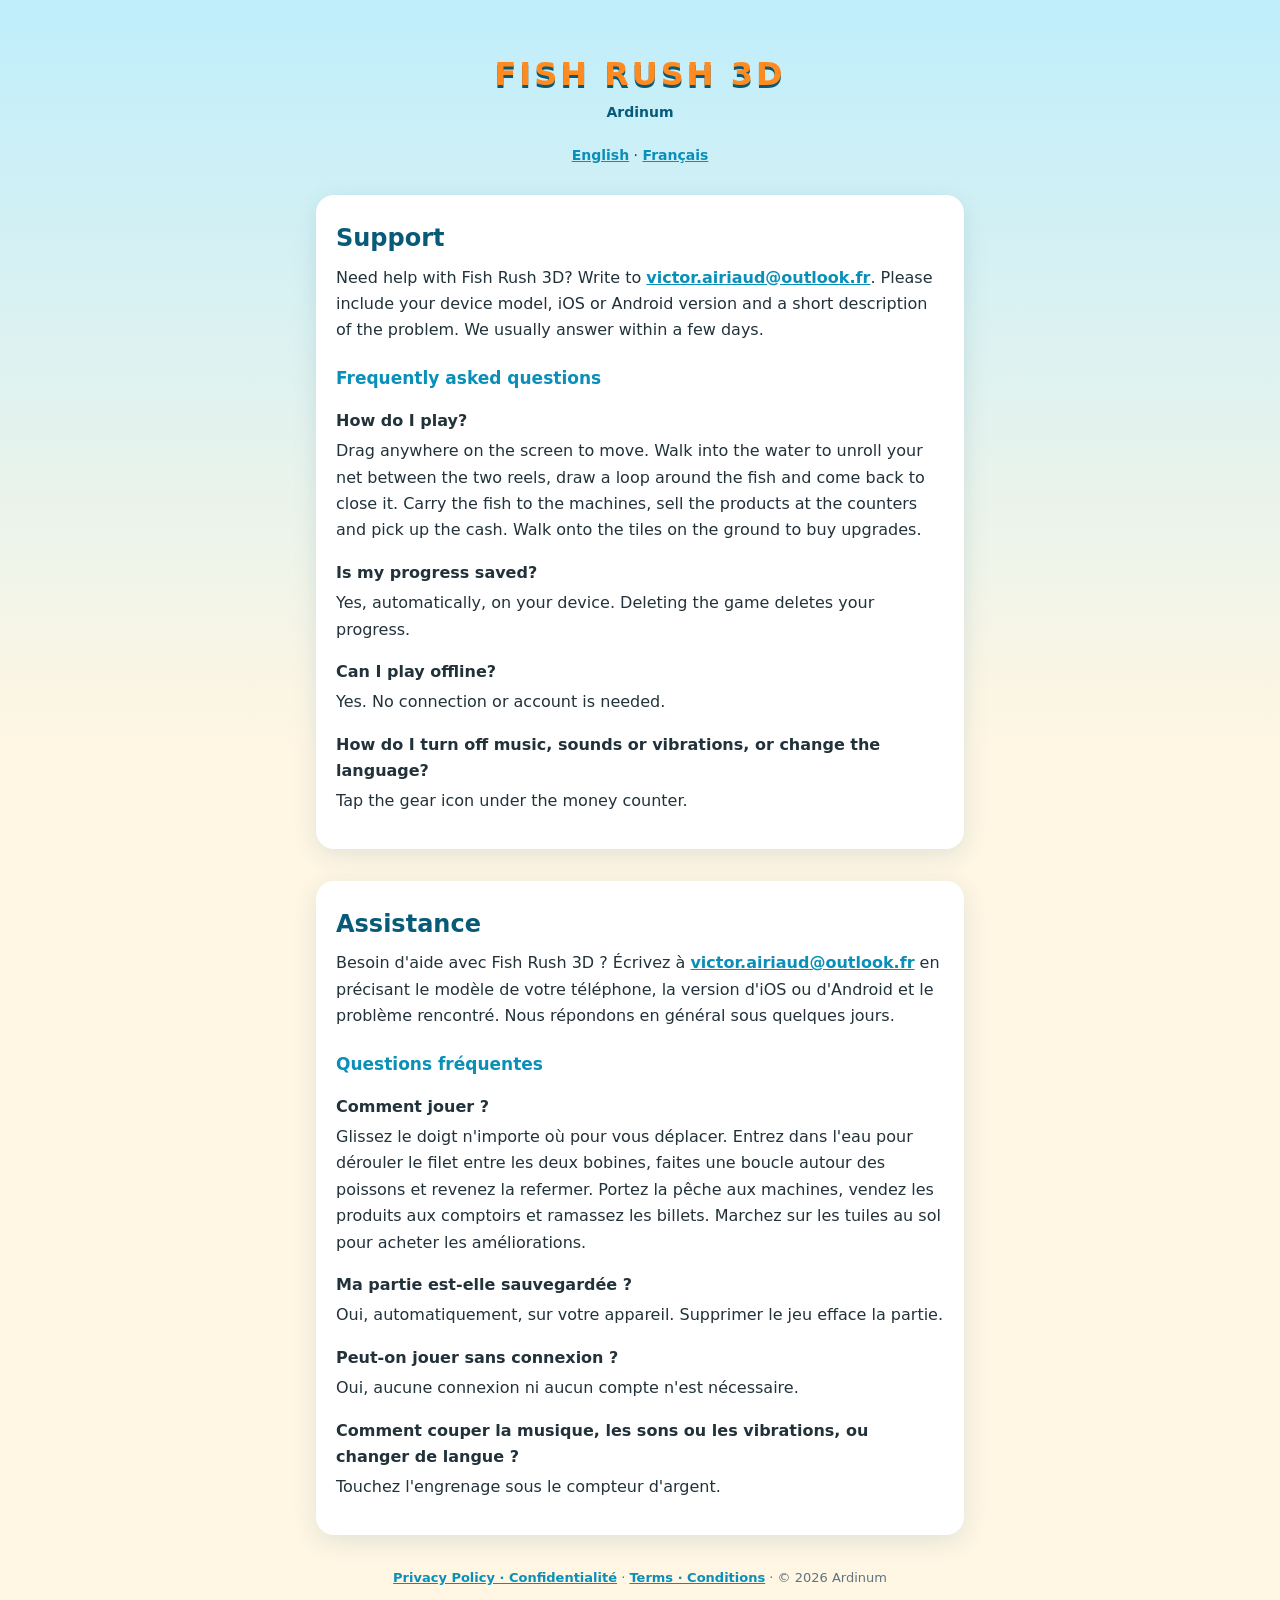
<file: index.html>
<!DOCTYPE html>
<html lang="en">
<head>
<meta charset="UTF-8">
<meta name="viewport" content="width=device-width, initial-scale=1.0">
<title>Fish Rush 3D — Support</title>
<link rel="stylesheet" href="style.css">
</head>
<body>
<main class="container">
  <header class="logo">
    <h1>FISH RUSH 3D</h1>
    <p class="sub">Ardinum</p>
  </header>
  <nav class="lang"><a href="#en">English</a> · <a href="#fr">Français</a></nav>

  <section id="en">
    <h2>Support</h2>
    <p>Need help with Fish Rush 3D? Write to <a href="mailto:victor.airiaud@outlook.fr">victor.airiaud@outlook.fr</a>. Please include your device model, iOS or Android version and a short description of the problem. We usually answer within a few days.</p>

    <h3>Frequently asked questions</h3>
    <p class="q">How do I play?</p>
    <p>Drag anywhere on the screen to move. Walk into the water to unroll your net between the two reels, draw a loop around the fish and come back to close it. Carry the fish to the machines, sell the products at the counters and pick up the cash. Walk onto the tiles on the ground to buy upgrades.</p>
    <p class="q">Is my progress saved?</p>
    <p>Yes, automatically, on your device. Deleting the game deletes your progress.</p>
    <p class="q">Can I play offline?</p>
    <p>Yes. No connection or account is needed.</p>
    <p class="q">How do I turn off music, sounds or vibrations, or change the language?</p>
    <p>Tap the gear icon under the money counter.</p>
  </section>

  <hr>

  <section id="fr" lang="fr">
    <h2>Assistance</h2>
    <p>Besoin d'aide avec Fish Rush 3D ? Écrivez à <a href="mailto:victor.airiaud@outlook.fr">victor.airiaud@outlook.fr</a> en précisant le modèle de votre téléphone, la version d'iOS ou d'Android et le problème rencontré. Nous répondons en général sous quelques jours.</p>

    <h3>Questions fréquentes</h3>
    <p class="q">Comment jouer ?</p>
    <p>Glissez le doigt n'importe où pour vous déplacer. Entrez dans l'eau pour dérouler le filet entre les deux bobines, faites une boucle autour des poissons et revenez la refermer. Portez la pêche aux machines, vendez les produits aux comptoirs et ramassez les billets. Marchez sur les tuiles au sol pour acheter les améliorations.</p>
    <p class="q">Ma partie est-elle sauvegardée ?</p>
    <p>Oui, automatiquement, sur votre appareil. Supprimer le jeu efface la partie.</p>
    <p class="q">Peut-on jouer sans connexion ?</p>
    <p>Oui, aucune connexion ni aucun compte n'est nécessaire.</p>
    <p class="q">Comment couper la musique, les sons ou les vibrations, ou changer de langue ?</p>
    <p>Touchez l'engrenage sous le compteur d'argent.</p>
  </section>

  <footer><a href="privacy.html">Privacy Policy · Confidentialité</a> · <a href="terms.html">Terms · Conditions</a> · © 2026 Ardinum</footer>
</main>
</body>
</html>
</file>
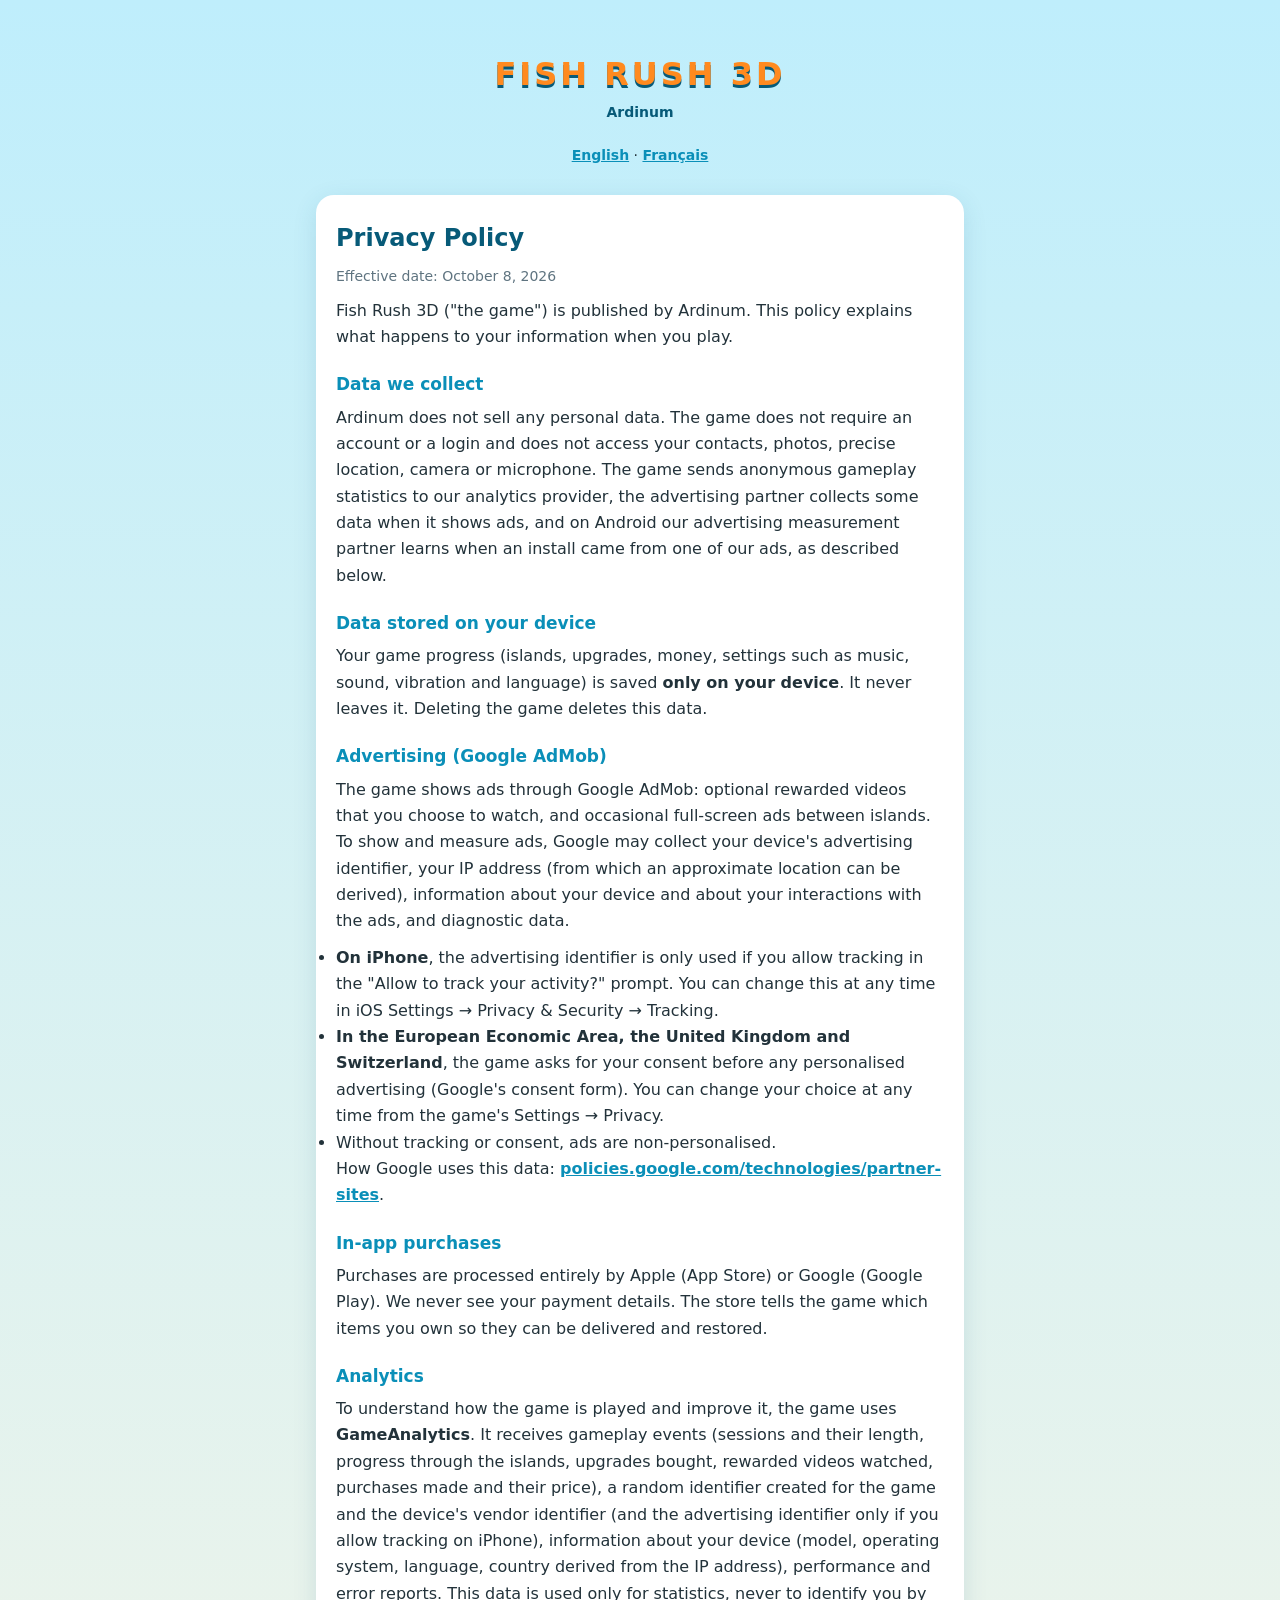
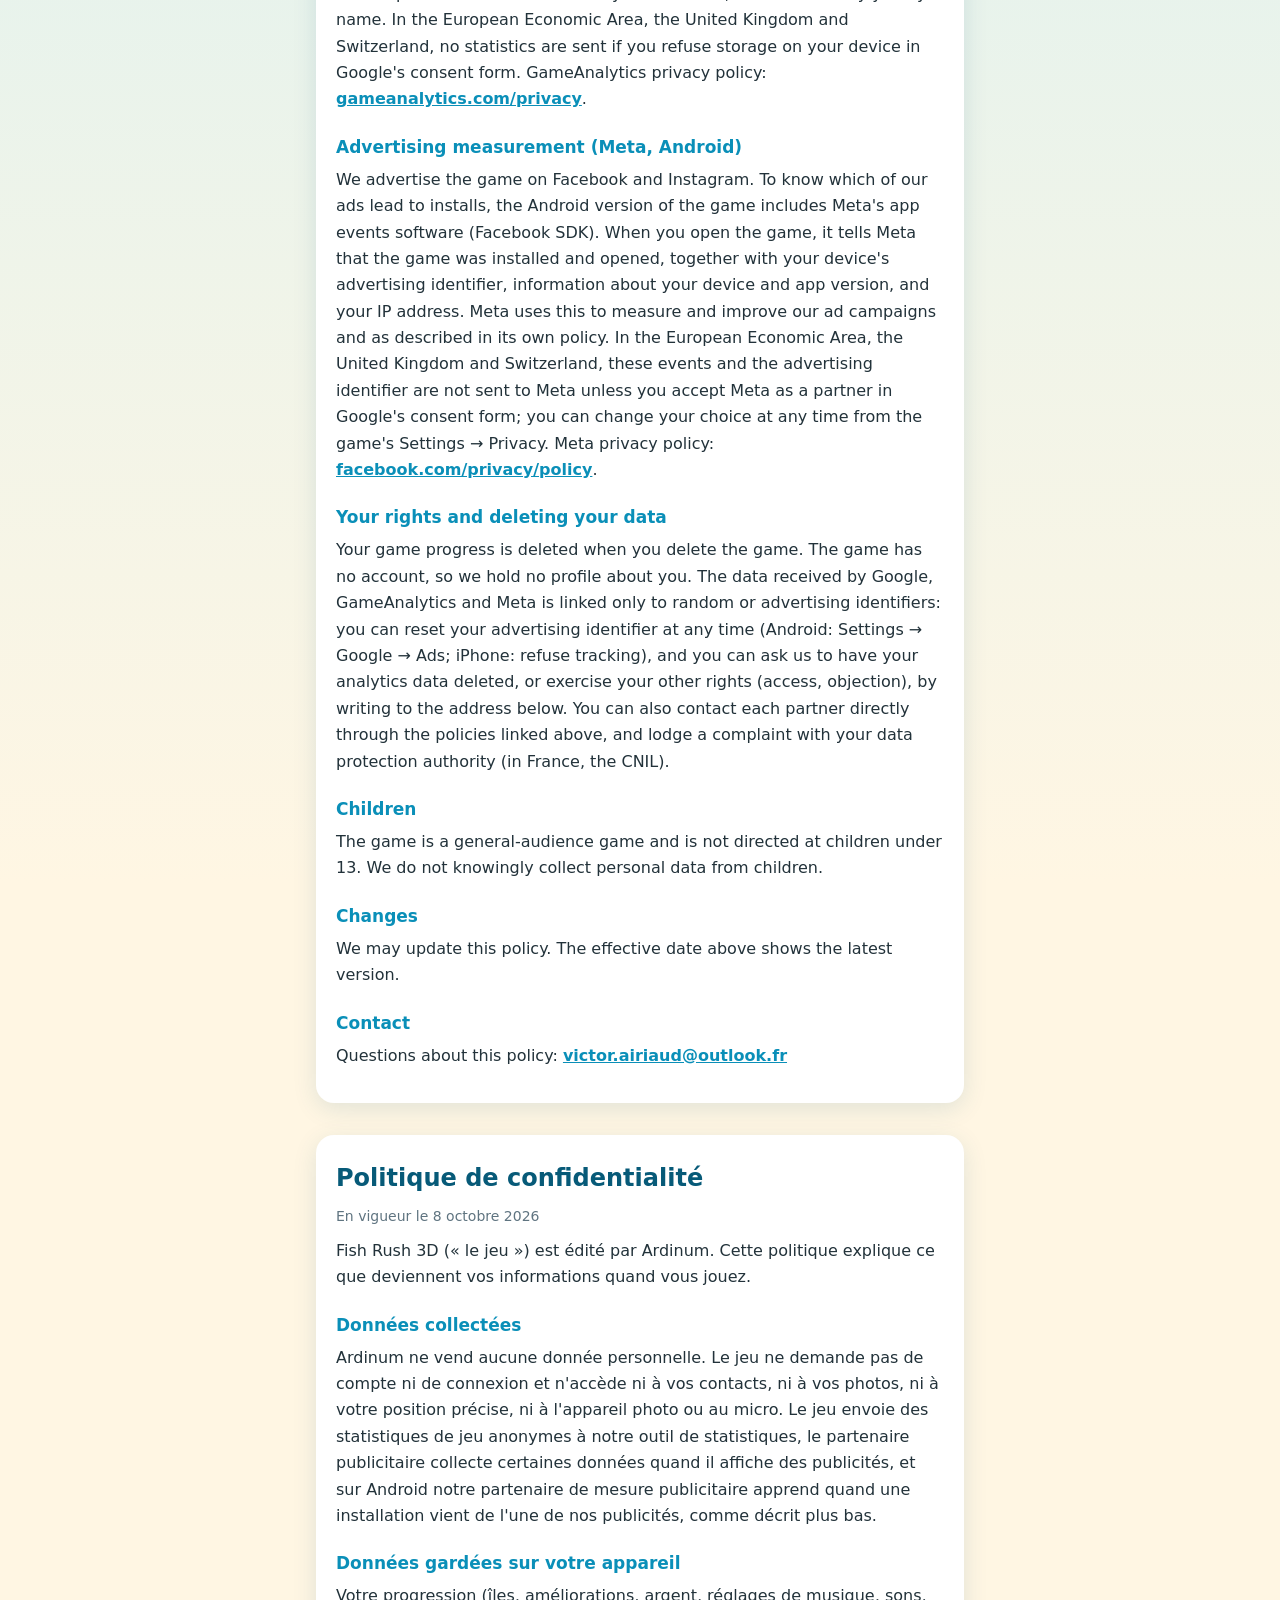
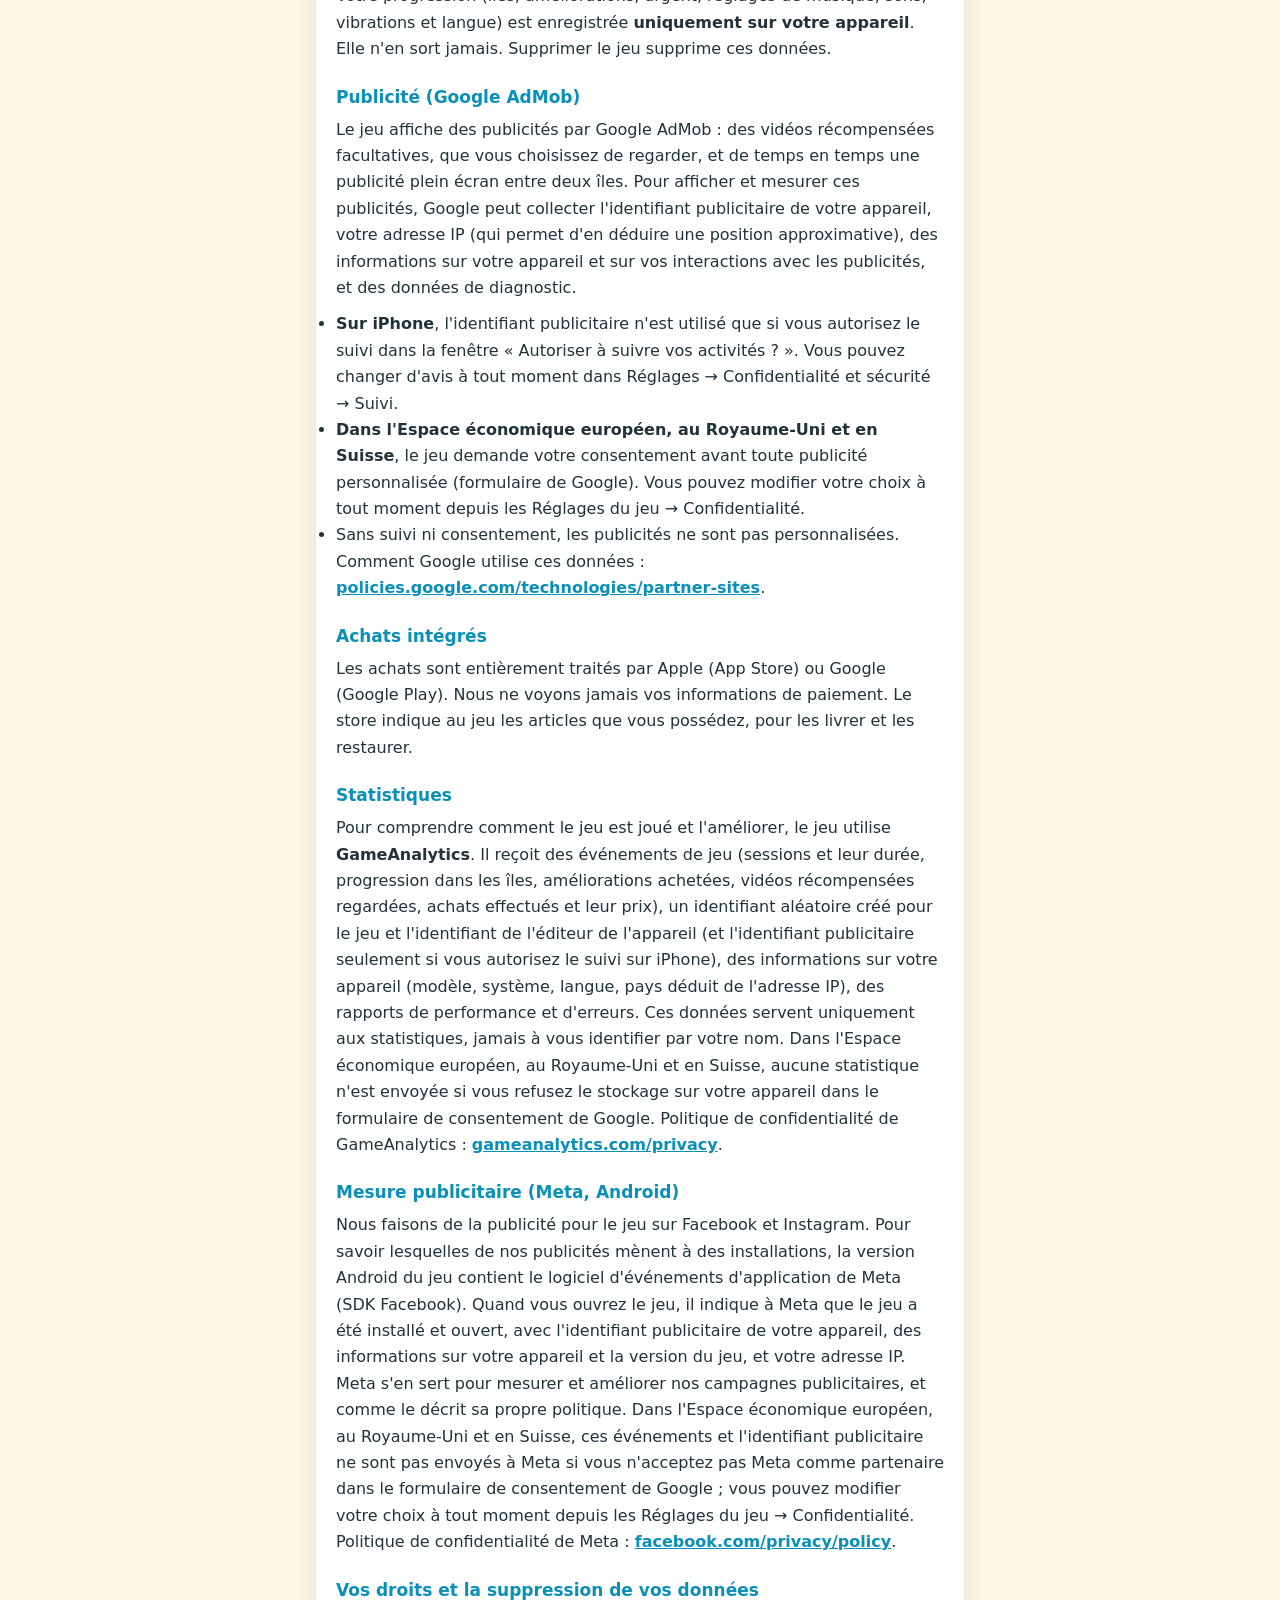
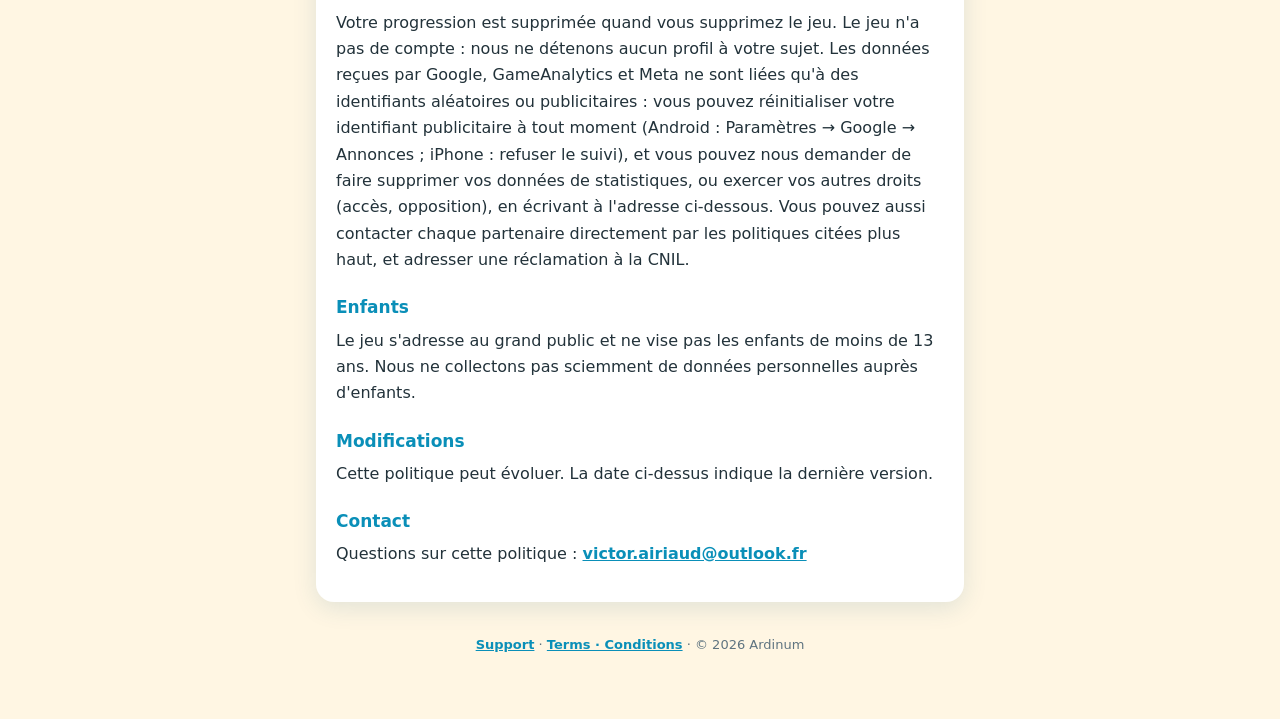
<file: privacy.html>
<!DOCTYPE html>
<html lang="en">
<head>
<meta charset="UTF-8">
<meta name="viewport" content="width=device-width, initial-scale=1.0">
<title>Fish Rush 3D — Privacy Policy</title>
<link rel="stylesheet" href="style.css">
</head>
<body>
<main class="container">
  <header class="logo">
    <h1>FISH RUSH 3D</h1>
    <p class="sub">Ardinum</p>
  </header>
  <nav class="lang"><a href="#en">English</a> · <a href="#fr">Français</a></nav>

  <section id="en">
    <h2>Privacy Policy</h2>
    <p class="date">Effective date: October 8, 2026</p>
    <p>Fish Rush 3D ("the game") is published by Ardinum. This policy explains what happens to your information when you play.</p>

    <h3>Data we collect</h3>
    <p>Ardinum does not sell any personal data. The game does not require an account or a login and does not access your contacts, photos, precise location, camera or microphone. The game sends anonymous gameplay statistics to our analytics provider, the advertising partner collects some data when it shows ads, and on Android our advertising measurement partner learns when an install came from one of our ads, as described below.</p>

    <h3>Data stored on your device</h3>
    <p>Your game progress (islands, upgrades, money, settings such as music, sound, vibration and language) is saved <strong>only on your device</strong>. It never leaves it. Deleting the game deletes this data.</p>

    <h3>Advertising (Google AdMob)</h3>
    <p>The game shows ads through Google AdMob: optional rewarded videos that you choose to watch, and occasional full-screen ads between islands. To show and measure ads, Google may collect your device's advertising identifier, your IP address (from which an approximate location can be derived), information about your device and about your interactions with the ads, and diagnostic data.</p>
    <ul>
      <li><strong>On iPhone</strong>, the advertising identifier is only used if you allow tracking in the "Allow to track your activity?" prompt. You can change this at any time in iOS Settings → Privacy &amp; Security → Tracking.</li>
      <li><strong>In the European Economic Area, the United Kingdom and Switzerland</strong>, the game asks for your consent before any personalised advertising (Google's consent form). You can change your choice at any time from the game's Settings → Privacy.</li>
      <li>Without tracking or consent, ads are non-personalised.</li>
    </ul>
    <p>How Google uses this data: <a href="https://policies.google.com/technologies/partner-sites">policies.google.com/technologies/partner-sites</a>.</p>

    <h3>In-app purchases</h3>
    <p>Purchases are processed entirely by Apple (App Store) or Google (Google Play). We never see your payment details. The store tells the game which items you own so they can be delivered and restored.</p>

    <h3>Analytics</h3>
    <p>To understand how the game is played and improve it, the game uses <strong>GameAnalytics</strong>. It receives gameplay events (sessions and their length, progress through the islands, upgrades bought, rewarded videos watched, purchases made and their price), a random identifier created for the game and the device's vendor identifier (and the advertising identifier only if you allow tracking on iPhone), information about your device (model, operating system, language, country derived from the IP address), performance and error reports. This data is used only for statistics, never to identify you by name. In the European Economic Area, the United Kingdom and Switzerland, no statistics are sent if you refuse storage on your device in Google's consent form. GameAnalytics privacy policy: <a href="https://gameanalytics.com/privacy">gameanalytics.com/privacy</a>.</p>

    <h3>Advertising measurement (Meta, Android)</h3>
    <p>We advertise the game on Facebook and Instagram. To know which of our ads lead to installs, the Android version of the game includes Meta's app events software (Facebook SDK). When you open the game, it tells Meta that the game was installed and opened, together with your device's advertising identifier, information about your device and app version, and your IP address. Meta uses this to measure and improve our ad campaigns and as described in its own policy. In the European Economic Area, the United Kingdom and Switzerland, these events and the advertising identifier are not sent to Meta unless you accept Meta as a partner in Google's consent form; you can change your choice at any time from the game's Settings → Privacy. Meta privacy policy: <a href="https://www.facebook.com/privacy/policy/">facebook.com/privacy/policy</a>.</p>

    <h3 id="delete-en">Your rights and deleting your data</h3>
    <p>Your game progress is deleted when you delete the game. The game has no account, so we hold no profile about you. The data received by Google, GameAnalytics and Meta is linked only to random or advertising identifiers: you can reset your advertising identifier at any time (Android: Settings → Google → Ads; iPhone: refuse tracking), and you can ask us to have your analytics data deleted, or exercise your other rights (access, objection), by writing to the address below. You can also contact each partner directly through the policies linked above, and lodge a complaint with your data protection authority (in France, the CNIL).</p>

    <h3>Children</h3>
    <p>The game is a general-audience game and is not directed at children under 13. We do not knowingly collect personal data from children.</p>

    <h3>Changes</h3>
    <p>We may update this policy. The effective date above shows the latest version.</p>

    <h3>Contact</h3>
    <p>Questions about this policy: <a href="mailto:victor.airiaud@outlook.fr">victor.airiaud@outlook.fr</a></p>
  </section>

  <hr>

  <section id="fr" lang="fr">
    <h2>Politique de confidentialité</h2>
    <p class="date">En vigueur le 8 octobre 2026</p>
    <p>Fish Rush 3D (« le jeu ») est édité par Ardinum. Cette politique explique ce que deviennent vos informations quand vous jouez.</p>

    <h3>Données collectées</h3>
    <p>Ardinum ne vend aucune donnée personnelle. Le jeu ne demande pas de compte ni de connexion et n'accède ni à vos contacts, ni à vos photos, ni à votre position précise, ni à l'appareil photo ou au micro. Le jeu envoie des statistiques de jeu anonymes à notre outil de statistiques, le partenaire publicitaire collecte certaines données quand il affiche des publicités, et sur Android notre partenaire de mesure publicitaire apprend quand une installation vient de l'une de nos publicités, comme décrit plus bas.</p>

    <h3>Données gardées sur votre appareil</h3>
    <p>Votre progression (îles, améliorations, argent, réglages de musique, sons, vibrations et langue) est enregistrée <strong>uniquement sur votre appareil</strong>. Elle n'en sort jamais. Supprimer le jeu supprime ces données.</p>

    <h3>Publicité (Google AdMob)</h3>
    <p>Le jeu affiche des publicités par Google AdMob : des vidéos récompensées facultatives, que vous choisissez de regarder, et de temps en temps une publicité plein écran entre deux îles. Pour afficher et mesurer ces publicités, Google peut collecter l'identifiant publicitaire de votre appareil, votre adresse IP (qui permet d'en déduire une position approximative), des informations sur votre appareil et sur vos interactions avec les publicités, et des données de diagnostic.</p>
    <ul>
      <li><strong>Sur iPhone</strong>, l'identifiant publicitaire n'est utilisé que si vous autorisez le suivi dans la fenêtre « Autoriser à suivre vos activités ? ». Vous pouvez changer d'avis à tout moment dans Réglages → Confidentialité et sécurité → Suivi.</li>
      <li><strong>Dans l'Espace économique européen, au Royaume-Uni et en Suisse</strong>, le jeu demande votre consentement avant toute publicité personnalisée (formulaire de Google). Vous pouvez modifier votre choix à tout moment depuis les Réglages du jeu → Confidentialité.</li>
      <li>Sans suivi ni consentement, les publicités ne sont pas personnalisées.</li>
    </ul>
    <p>Comment Google utilise ces données : <a href="https://policies.google.com/technologies/partner-sites?hl=fr">policies.google.com/technologies/partner-sites</a>.</p>

    <h3>Achats intégrés</h3>
    <p>Les achats sont entièrement traités par Apple (App Store) ou Google (Google Play). Nous ne voyons jamais vos informations de paiement. Le store indique au jeu les articles que vous possédez, pour les livrer et les restaurer.</p>

    <h3>Statistiques</h3>
    <p>Pour comprendre comment le jeu est joué et l'améliorer, le jeu utilise <strong>GameAnalytics</strong>. Il reçoit des événements de jeu (sessions et leur durée, progression dans les îles, améliorations achetées, vidéos récompensées regardées, achats effectués et leur prix), un identifiant aléatoire créé pour le jeu et l'identifiant de l'éditeur de l'appareil (et l'identifiant publicitaire seulement si vous autorisez le suivi sur iPhone), des informations sur votre appareil (modèle, système, langue, pays déduit de l'adresse IP), des rapports de performance et d'erreurs. Ces données servent uniquement aux statistiques, jamais à vous identifier par votre nom. Dans l'Espace économique européen, au Royaume-Uni et en Suisse, aucune statistique n'est envoyée si vous refusez le stockage sur votre appareil dans le formulaire de consentement de Google. Politique de confidentialité de GameAnalytics : <a href="https://gameanalytics.com/privacy">gameanalytics.com/privacy</a>.</p>

    <h3>Mesure publicitaire (Meta, Android)</h3>
    <p>Nous faisons de la publicité pour le jeu sur Facebook et Instagram. Pour savoir lesquelles de nos publicités mènent à des installations, la version Android du jeu contient le logiciel d'événements d'application de Meta (SDK Facebook). Quand vous ouvrez le jeu, il indique à Meta que le jeu a été installé et ouvert, avec l'identifiant publicitaire de votre appareil, des informations sur votre appareil et la version du jeu, et votre adresse IP. Meta s'en sert pour mesurer et améliorer nos campagnes publicitaires, et comme le décrit sa propre politique. Dans l'Espace économique européen, au Royaume-Uni et en Suisse, ces événements et l'identifiant publicitaire ne sont pas envoyés à Meta si vous n'acceptez pas Meta comme partenaire dans le formulaire de consentement de Google ; vous pouvez modifier votre choix à tout moment depuis les Réglages du jeu → Confidentialité. Politique de confidentialité de Meta : <a href="https://www.facebook.com/privacy/policy/">facebook.com/privacy/policy</a>.</p>

    <h3 id="delete-fr">Vos droits et la suppression de vos données</h3>
    <p>Votre progression est supprimée quand vous supprimez le jeu. Le jeu n'a pas de compte : nous ne détenons aucun profil à votre sujet. Les données reçues par Google, GameAnalytics et Meta ne sont liées qu'à des identifiants aléatoires ou publicitaires : vous pouvez réinitialiser votre identifiant publicitaire à tout moment (Android : Paramètres → Google → Annonces ; iPhone : refuser le suivi), et vous pouvez nous demander de faire supprimer vos données de statistiques, ou exercer vos autres droits (accès, opposition), en écrivant à l'adresse ci-dessous. Vous pouvez aussi contacter chaque partenaire directement par les politiques citées plus haut, et adresser une réclamation à la CNIL.</p>

    <h3>Enfants</h3>
    <p>Le jeu s'adresse au grand public et ne vise pas les enfants de moins de 13 ans. Nous ne collectons pas sciemment de données personnelles auprès d'enfants.</p>

    <h3>Modifications</h3>
    <p>Cette politique peut évoluer. La date ci-dessus indique la dernière version.</p>

    <h3>Contact</h3>
    <p>Questions sur cette politique : <a href="mailto:victor.airiaud@outlook.fr">victor.airiaud@outlook.fr</a></p>
  </section>

  <footer><a href="index.html">Support</a> · <a href="terms.html">Terms · Conditions</a> · © 2026 Ardinum</footer>
</main>
</body>
</html>
</file>
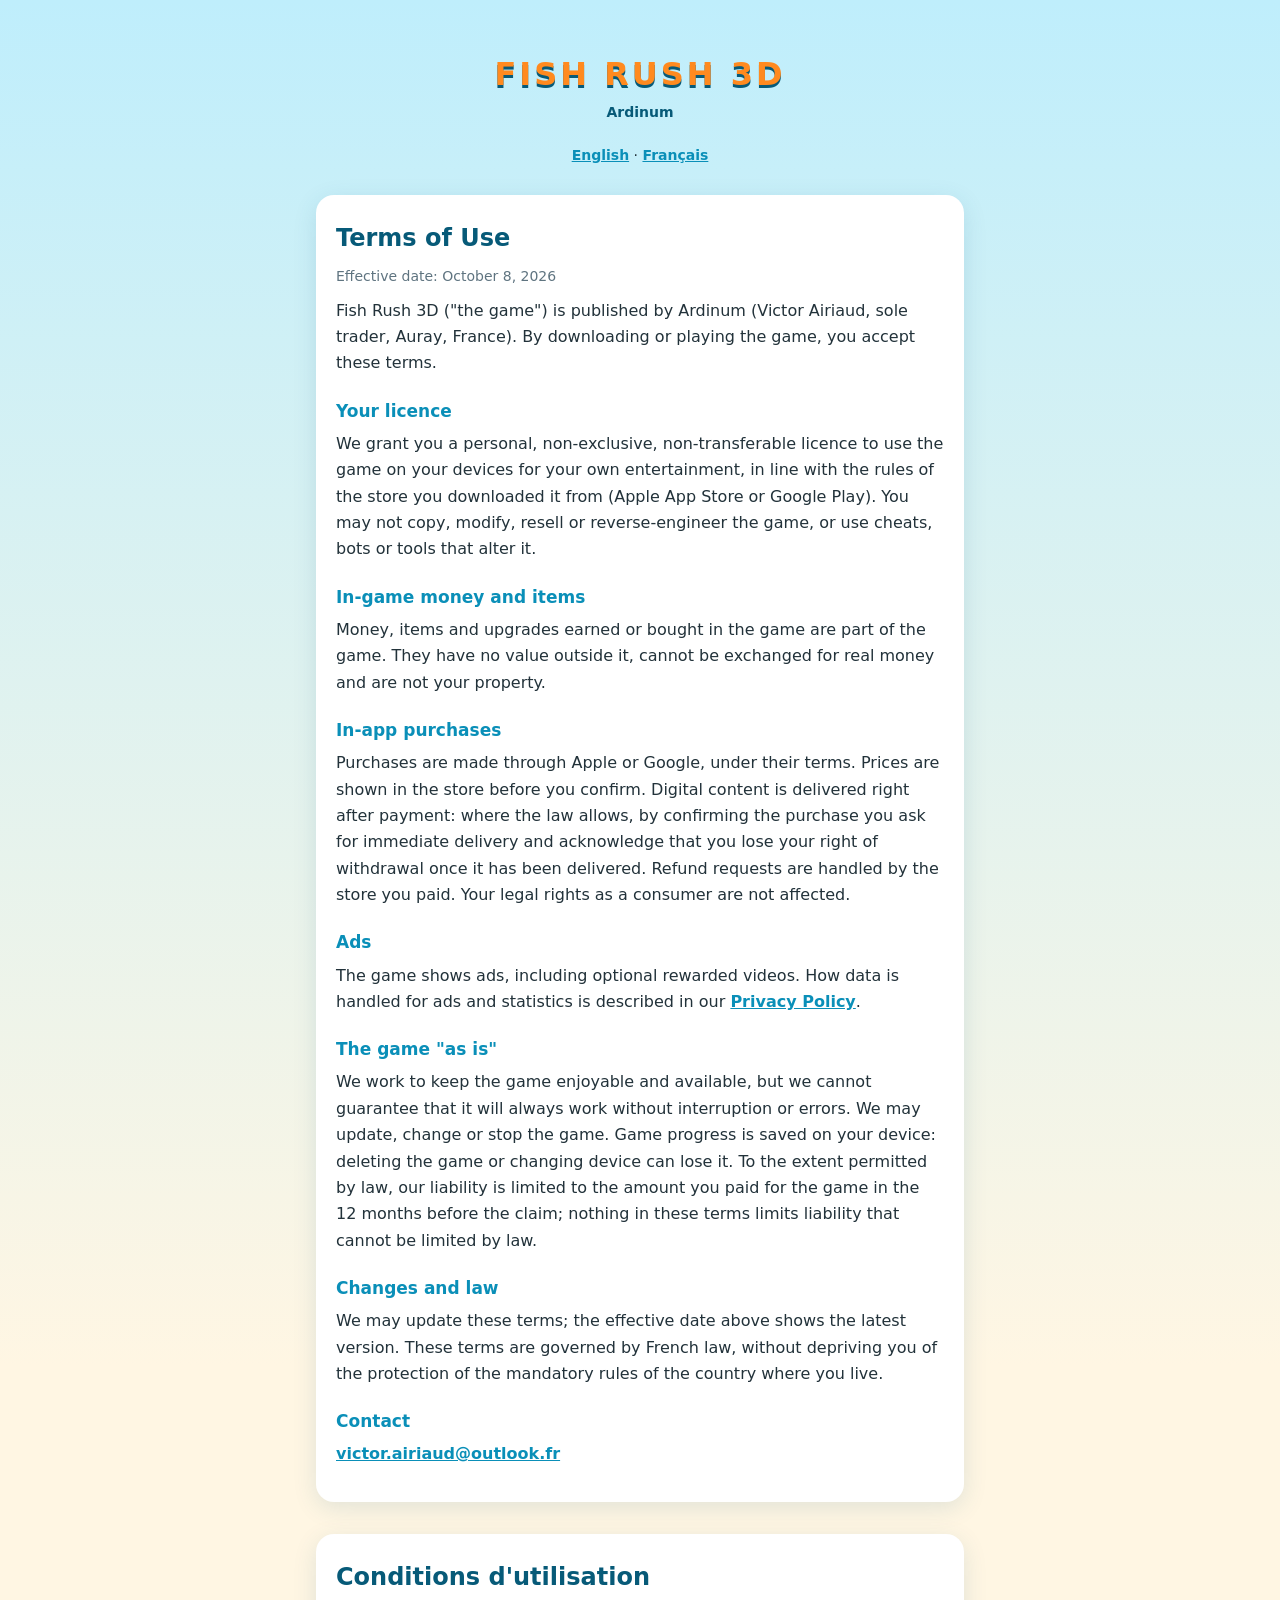
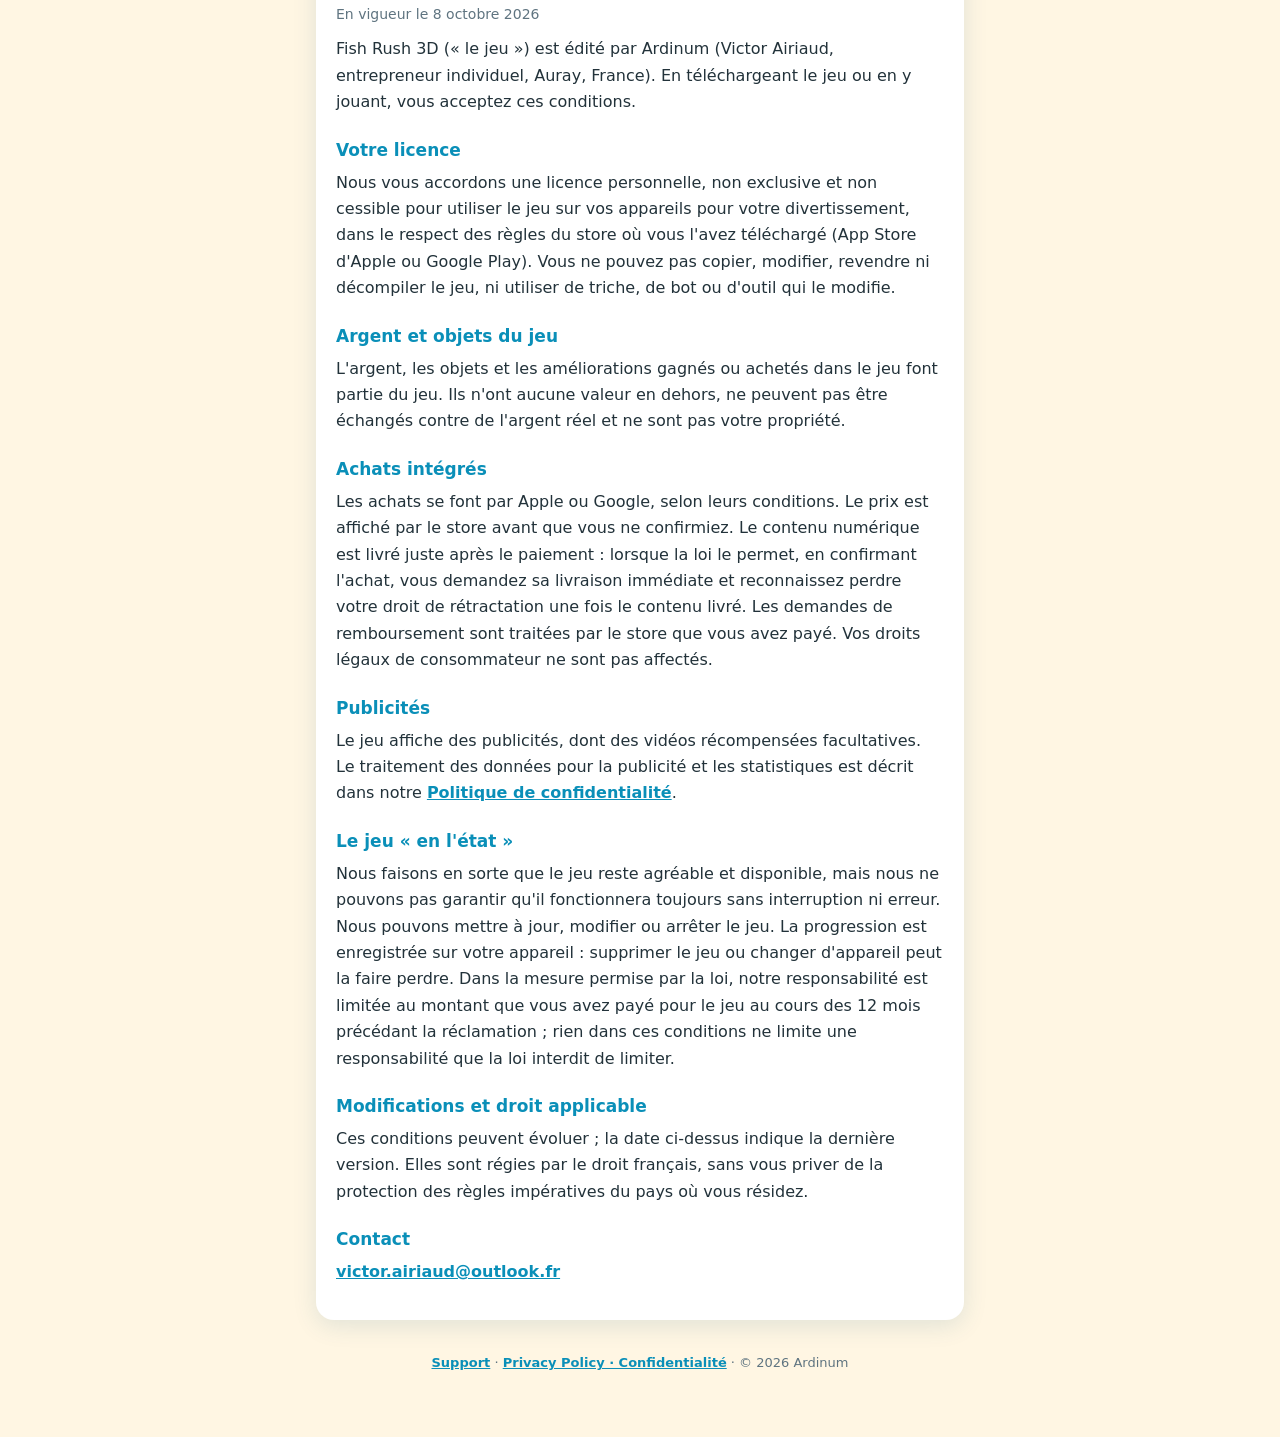
<file: terms.html>
<!DOCTYPE html>
<html lang="en">
<head>
<meta charset="UTF-8">
<meta name="viewport" content="width=device-width, initial-scale=1.0">
<title>Fish Rush 3D — Terms of Use</title>
<link rel="stylesheet" href="style.css">
</head>
<body>
<main class="container">
  <header class="logo">
    <h1>FISH RUSH 3D</h1>
    <p class="sub">Ardinum</p>
  </header>
  <nav class="lang"><a href="#en">English</a> · <a href="#fr">Français</a></nav>

  <section id="en">
    <h2>Terms of Use</h2>
    <p class="date">Effective date: October 8, 2026</p>
    <p>Fish Rush 3D ("the game") is published by Ardinum (Victor Airiaud, sole trader, Auray, France). By downloading or playing the game, you accept these terms.</p>

    <h3>Your licence</h3>
    <p>We grant you a personal, non-exclusive, non-transferable licence to use the game on your devices for your own entertainment, in line with the rules of the store you downloaded it from (Apple App Store or Google Play). You may not copy, modify, resell or reverse-engineer the game, or use cheats, bots or tools that alter it.</p>

    <h3>In-game money and items</h3>
    <p>Money, items and upgrades earned or bought in the game are part of the game. They have no value outside it, cannot be exchanged for real money and are not your property.</p>

    <h3>In-app purchases</h3>
    <p>Purchases are made through Apple or Google, under their terms. Prices are shown in the store before you confirm. Digital content is delivered right after payment: where the law allows, by confirming the purchase you ask for immediate delivery and acknowledge that you lose your right of withdrawal once it has been delivered. Refund requests are handled by the store you paid. Your legal rights as a consumer are not affected.</p>

    <h3>Ads</h3>
    <p>The game shows ads, including optional rewarded videos. How data is handled for ads and statistics is described in our <a href="privacy.html">Privacy Policy</a>.</p>

    <h3>The game "as is"</h3>
    <p>We work to keep the game enjoyable and available, but we cannot guarantee that it will always work without interruption or errors. We may update, change or stop the game. Game progress is saved on your device: deleting the game or changing device can lose it. To the extent permitted by law, our liability is limited to the amount you paid for the game in the 12 months before the claim; nothing in these terms limits liability that cannot be limited by law.</p>

    <h3>Changes and law</h3>
    <p>We may update these terms; the effective date above shows the latest version. These terms are governed by French law, without depriving you of the protection of the mandatory rules of the country where you live.</p>

    <h3>Contact</h3>
    <p><a href="mailto:victor.airiaud@outlook.fr">victor.airiaud@outlook.fr</a></p>
  </section>

  <hr>

  <section id="fr" lang="fr">
    <h2>Conditions d'utilisation</h2>
    <p class="date">En vigueur le 8 octobre 2026</p>
    <p>Fish Rush 3D (« le jeu ») est édité par Ardinum (Victor Airiaud, entrepreneur individuel, Auray, France). En téléchargeant le jeu ou en y jouant, vous acceptez ces conditions.</p>

    <h3>Votre licence</h3>
    <p>Nous vous accordons une licence personnelle, non exclusive et non cessible pour utiliser le jeu sur vos appareils pour votre divertissement, dans le respect des règles du store où vous l'avez téléchargé (App Store d'Apple ou Google Play). Vous ne pouvez pas copier, modifier, revendre ni décompiler le jeu, ni utiliser de triche, de bot ou d'outil qui le modifie.</p>

    <h3>Argent et objets du jeu</h3>
    <p>L'argent, les objets et les améliorations gagnés ou achetés dans le jeu font partie du jeu. Ils n'ont aucune valeur en dehors, ne peuvent pas être échangés contre de l'argent réel et ne sont pas votre propriété.</p>

    <h3>Achats intégrés</h3>
    <p>Les achats se font par Apple ou Google, selon leurs conditions. Le prix est affiché par le store avant que vous ne confirmiez. Le contenu numérique est livré juste après le paiement : lorsque la loi le permet, en confirmant l'achat, vous demandez sa livraison immédiate et reconnaissez perdre votre droit de rétractation une fois le contenu livré. Les demandes de remboursement sont traitées par le store que vous avez payé. Vos droits légaux de consommateur ne sont pas affectés.</p>

    <h3>Publicités</h3>
    <p>Le jeu affiche des publicités, dont des vidéos récompensées facultatives. Le traitement des données pour la publicité et les statistiques est décrit dans notre <a href="privacy.html#fr">Politique de confidentialité</a>.</p>

    <h3>Le jeu « en l'état »</h3>
    <p>Nous faisons en sorte que le jeu reste agréable et disponible, mais nous ne pouvons pas garantir qu'il fonctionnera toujours sans interruption ni erreur. Nous pouvons mettre à jour, modifier ou arrêter le jeu. La progression est enregistrée sur votre appareil : supprimer le jeu ou changer d'appareil peut la faire perdre. Dans la mesure permise par la loi, notre responsabilité est limitée au montant que vous avez payé pour le jeu au cours des 12 mois précédant la réclamation ; rien dans ces conditions ne limite une responsabilité que la loi interdit de limiter.</p>

    <h3>Modifications et droit applicable</h3>
    <p>Ces conditions peuvent évoluer ; la date ci-dessus indique la dernière version. Elles sont régies par le droit français, sans vous priver de la protection des règles impératives du pays où vous résidez.</p>

    <h3>Contact</h3>
    <p><a href="mailto:victor.airiaud@outlook.fr">victor.airiaud@outlook.fr</a></p>
  </section>

  <footer><a href="index.html">Support</a> · <a href="privacy.html">Privacy Policy · Confidentialité</a> · © 2026 Ardinum</footer>
</main>
</body>
</html>
</file>
<file: style.css>
/* Pages publiques de Fish Rush 3D (assistance, confidentialité) : GitHub Pages, couleurs du jeu (mer turquoise, sable, orange). */
:root {
  --sea: #0a8fb8;
  --sea-deep: #075a78;
  --sand: #fff6e3;
  --orange: #ff8a1f;
  --text: #22323a;
  --muted: #5f7480;
  --card: #ffffff;
}
* { margin: 0; padding: 0; box-sizing: border-box; }
body {
  font-family: -apple-system, BlinkMacSystemFont, "Segoe UI", system-ui, sans-serif;
  background: linear-gradient(180deg, #bfeefc 0%, var(--sand) 45%);
  color: var(--text);
  line-height: 1.65;
  min-height: 100vh;
}
.container {
  max-width: 680px;
  margin: 0 auto;
  padding: 48px 16px 64px;
}
.logo { text-align: center; margin-bottom: 20px; }
.logo h1 {
  font-size: 32px;
  font-weight: 900;
  letter-spacing: 3px;
  color: var(--orange);
  text-shadow: 0 3px 0 var(--sea-deep);
}
.logo .sub { color: var(--sea-deep); font-weight: 600; font-size: 14px; }
.lang { text-align: center; margin-bottom: 28px; font-size: 14px; }
section {
  background: var(--card);
  border-radius: 18px;
  padding: 24px 20px;
  box-shadow: 0 6px 24px rgba(7, 90, 120, 0.12);
}
h2 { color: var(--sea-deep); font-size: 24px; margin-bottom: 6px; }
h3 { color: var(--sea); font-size: 17px; margin: 20px 0 6px; }
p { margin-bottom: 10px; }
.date { color: var(--muted); font-size: 14px; }
.q { font-weight: 700; margin: 16px 0 4px; }
a { color: var(--sea); font-weight: 600; }
hr { border: 0; height: 32px; }
footer { text-align: center; color: var(--muted); font-size: 13px; margin-top: 32px; }
</file>
